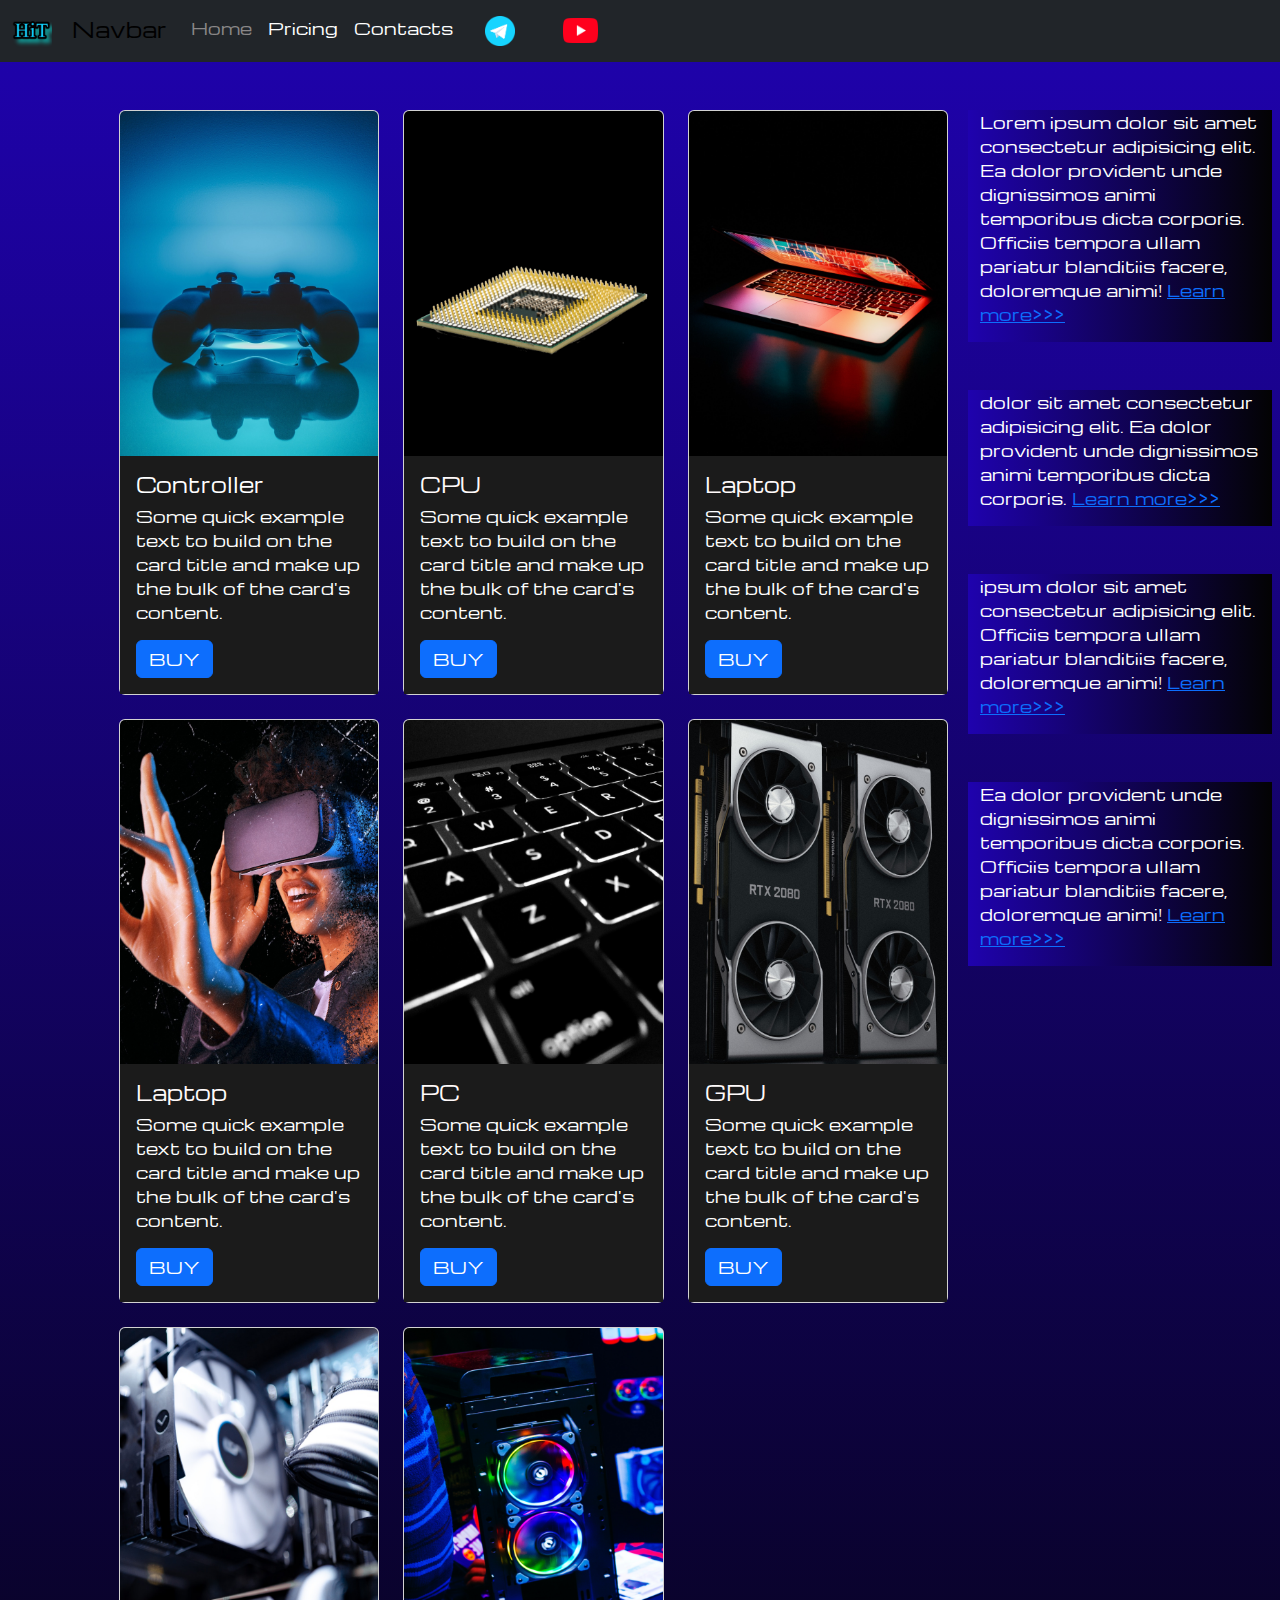
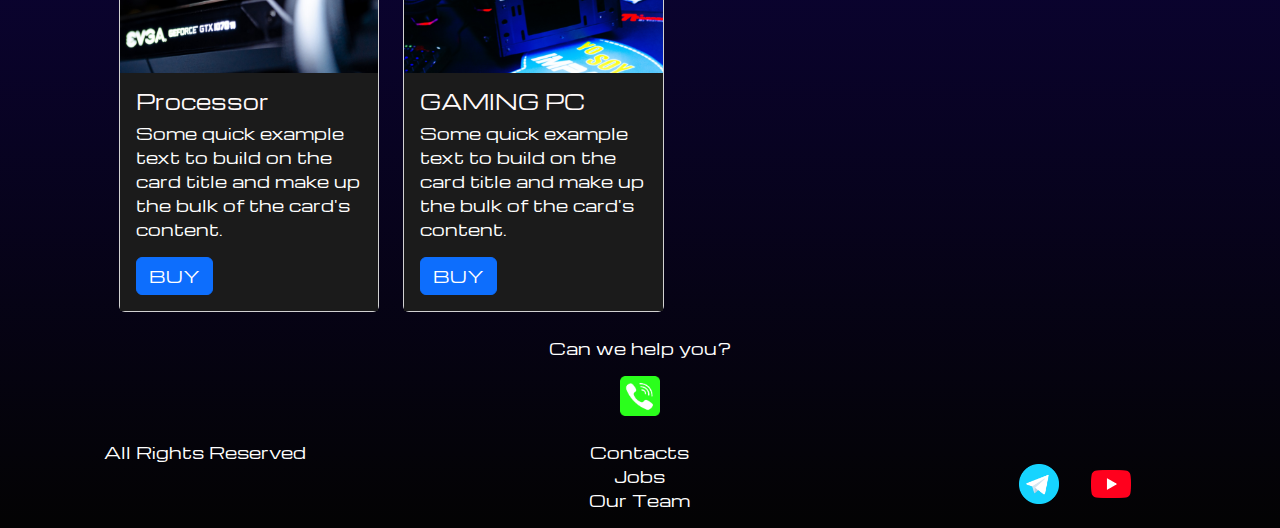
<file: pricing.html>
<!DOCTYPE html>
<html lang="en">

<head>
    <meta charset="UTF-8">
    <meta name="viewport" content="width=device-width, initial-scale=1.0">
    <link rel="stylesheet" href="https://cdn.jsdelivr.net/npm/bootstrap@5.2.3/dist/css/bootstrap.min.css">
    <link rel="stylesheet" href="source/styles/style.css">
    <title>HiT</title>
</head>

<body>
    <header>
        <nav class="navbar navbar-expand-lg bg-dark">
            <div class="container-fluid">
                <a class="navbar-brand" href="/"><img src="source/images/logo.png" alt="photo">Navbar</a>
                <button class="navbar-toggler" type="button" data-bs-toggle="collapse" data-bs-target="#navbarNav"
                    aria-controls="navbarNav" aria-expanded="false" aria-label="Toggle navigation">
                    <span class="navbar-toggler-icon"></span>
                </button>
                <div class="collapse navbar-collapse" id="navbarNav">
                    <ul class="navbar-nav">
                        <li class="nav-item">
                            <a class="nav-link active" aria-current="page" href="/">Home</a>
                        </li>
                        <li class="nav-item">
                            <a class="nav-link" href="pricing.html">Pricing</a>
                        </li>
                        <li class="nav-item">
                            <a class="nav-link" href="pricing.html">Contacts</a>
                        </li>
                        <li class="nav-item">
                            <a class="nav-link" href="pricing.html">
                                <img style="width: 30px; margin-inline: 1em;" src="source/files/tg.png" alt="...">
                            </a>
                        </li>
                        <li class="nav-item">
                            <a class="nav-link" href="pricing.html">
                                <img style="width: 35px; margin-inline: 1em;" src="source/files/yt.png" alt="...">
                            </a>
                        </li>
                    </ul>
                </div>
            </div>
        </nav>
    </header>
    <section>
        <div class="container-fluid mt-4">
            <div class="row">
                <div class="col-lg-1">
                </div>
                <div class="col-lg-8 col-md-12">
                    <div class="row">
                        <div class="col-lg-4 col-md-6 mt-4">
                            <div class="card">
                            <a href="#"><img src=" source/images/controller.png" class="card-img-top" alt="..."></a>
                                <div class="card-body">
                                    <h5 class="card-title"><a href="#">Controller</a></h5>
                                    <p class="card-text"><a href="#">
                                        Some quick example text to build on the card title and make up
                                            the bulk
                                            of the card's content.
                                    </a></p>
                                    <a href="#" class="btn btn-primary">BUY</a>
                                </div>
                            </div>
                        </div>
                        <div class="col-lg-4 col-md-6 mt-4">
                            <div class="card">
                                <img src="source/images/cpu.png" class="card-img-top" alt="...">
                                <div class="card-body">
                                    <h5 class="card-title">CPU</h5>
                                    <p class="card-text">Some quick example text to build on the card title and make up
                                        the bulk
                                        of the card's content.</p>
                                    <a href="#" class="btn btn-primary">BUY</a>
                                </div>
                            </div>
                        </div>
                        <div class="col-lg-4 col-md-6 mt-4">
                            <div class="card">
                                <img src="source/images/laptop.png" class="card-img-top" alt="...">
                                <div class="card-body">
                                    <h5 class="card-title">Laptop</h5>
                                    <p class="card-text">Some quick example text to build on the card title and make up
                                        the bulk
                                        of the card's content.</p>
                                    <a href="#" class="btn btn-primary">BUY</a>
                                </div>
                            </div>
                        </div>
                        <div class="col-lg-4 col-md-6 mt-4">
                            <div class="card">
                                <img src="source/images/vr.png" class="card-img-top" alt="...">
                                <div class="card-body">
                                    <h5 class="card-title">Laptop</h5>
                                    <p class="card-text">Some quick example text to build on the card title and make up
                                        the bulk
                                        of the card's content.</p>
                                    <a href="#" class="btn btn-primary">BUY</a>
                                </div>
                            </div>
                        </div>
                        <div class="col-lg-4 col-md-6 mt-4">
                            <div class="card">
                                <img src="source/images/acc.png" class="card-img-top" alt="...">
                                <div class="card-body">
                                    <h5 class="card-title">PC</h5>
                                    <p class="card-text">Some quick example text to build on the card title and make up
                                        the bulk
                                        of the card's content.</p>
                                    <a href="#" class="btn btn-primary">BUY</a>
                                </div>
                            </div>
                        </div>
                        <div class="col-lg-4 col-md-6 mt-4">
                            <div class="card">
                                <img src="source/images/gpu.png" class="card-img-top" alt="...">
                                <div class="card-body">
                                    <h5 class="card-title">GPU</h5>
                                    <p class="card-text">Some quick example text to build on the card title and make up
                                        the bulk
                                        of the card's content.</p>
                                    <a href="#" class="btn btn-primary">BUY</a>
                                </div>
                            </div>
                        </div>
                        <div class="col-lg-4 col-md-6 mt-4">
                            <div class="card">
                                <img src="source/images/other.png" class="card-img-top" alt="...">
                                <div class="card-body">
                                    <h5 class="card-title">Processor</h5>
                                    <p class="card-text">Some quick example text to build on the card title and make up
                                        the bulk
                                        of the card's content.</p>
                                    <a href="#" class="btn btn-primary">BUY</a>
                                </div>
                            </div>
                        </div>
                        <div class="col-lg-4 col-md-6 mt-4">
                            <div class="card">
                                <img src="source/images/gaming pc.png" class="card-img-top" alt="...">
                                <div class="card-body">
                                    <h5 class="card-title">GAMING PC</h5>
                                    <p class="card-text">Some quick example text to build on the card title and make up
                                        the bulk
                                        of the card's content.</p>
                                    <a href="#" class="btn btn-primary">BUY</a>
                                </div>
                            </div>
                        </div>
                    </div>
                </div>
                <div class="col-lg-3 col-md-12">
                    <div class="row px-2">
                        <div class="col-lg-12 sidebar my-4">
                            <p class="left-part">Lorem ipsum dolor sit amet consectetur adipisicing elit. Ea dolor provident unde dignissimos animi temporibus dicta corporis. Officiis tempora ullam pariatur blanditiis facere, doloremque animi! <a href="#">Learn more>>></a></p>
                        </div>
                        <div class="col-lg-12 sidebar my-4">
                            <p class="left-part"> dolor sit amet consectetur adipisicing elit. Ea dolor provident unde dignissimos animi temporibus dicta corporis. <a href="#">Learn more>>></a></p>
                        </div>
                        <div class="col-lg-12 sidebar my-4">
                            <p class="left-part"> ipsum dolor sit amet consectetur adipisicing elit. Officiis tempora ullam pariatur blanditiis facere, doloremque animi! <a href="#">Learn more>>></a></p>
                        </div>
                        <div class="col-lg-12 sidebar my-4">
                            <p class="left-part">Ea dolor provident unde dignissimos animi temporibus dicta corporis. Officiis tempora ullam pariatur blanditiis facere, doloremque animi! <a href="#">Learn more>>></a></p>
                        </div>
                    </div>
                </div>
            </div>
            <div class="col-lg-12 col-md-12 text-center mt-4">
                <p>Can we help you?</p>
            </div>
            <div class="col-lg-12 col-md-12 text-center">
                <img class="call-anim" style="width: 40px;" src="source/files/phone.png" alt="...">
            </div>
        </div>
    </section>
    <footer class="mt-4">
        <div class="containar-fluid">
            <div class="row">
                <div class="col-lg-4 col-md-12 footer-text text-center">
                    <p class="footer-cl">All Rights Reserved</p>
                </div>
                <div class="col-lg-4 col-md-12 footer-text text-center">
                    <p>Contacts <br>Jobs<br>Our Team</p>
                </div>
                <div class="col-lg-4 col-md-12 footer-img">
                    <img style="width: 40px; margin-inline: 1em;" src="source/files/tg.png" alt="...">
                    <img style="width: 40px; margin-inline: 1em;" src="source/files/yt.png" alt="...">
                </div>
            </div>
        </div>
    </footer>
    <script src="https://cdn.jsdelivr.net/npm/bootstrap@5.2.3/dist/js/bootstrap.bundle.min.js"></script>
</body>

</html>
</file>
<file: source/styles/style.css>
@import url('https://fonts.googleapis.com/css?family=Michroma&display=swap');


body {
    font-family: Michroma, serif;
    background: linear-gradient(0deg, #030303 0%, #1f02ae 100%);
}

p {
    color: white;
}

.nav-link {
    color: white;
}
.navbar-nav .nav-link.active {
    color: rgb(138, 136, 136);
}

.navbar-brand img {
    width: 40px;
    margin-right: 1em;
}

.navbar-toggler {
    background-color: rgb(58, 57, 57);
}

.card-body {
    background-color: rgb(27, 27, 27);
    color: #fffafa;
}
.sidebar {
    color: white;
    background: linear-gradient(270deg, #030303 0%, #1f02ae 100%);
}
.card a {
    text-decoration: none;
    color: white;
}
.slide-text {
    color: white;
    margin: auto auto;
}

.call-anim {
    animation: myAnim 2s ease 0s infinite normal forwards;
}

@keyframes myAnim {
	0%,
	100% {
		transform: translateX(0%);
		transform-origin: 50% 50%;
	}

	15% {
		transform: translateX(-30px) rotate(6deg);
	}

	30% {
		transform: translateX(15px) rotate(-6deg);
	}

	45% {
		transform: translateX(-15px) rotate(3.6deg);
	}

	60% {
		transform: translateX(9px) rotate(-2.4deg);
	}

	75% {
		transform: translateX(-6px) rotate(1.2deg);
	}
}

.footer-img {
    display: flex;
    justify-content: center;
    align-items: center;
}

.footer-text {
    color: white;
}
</file>
